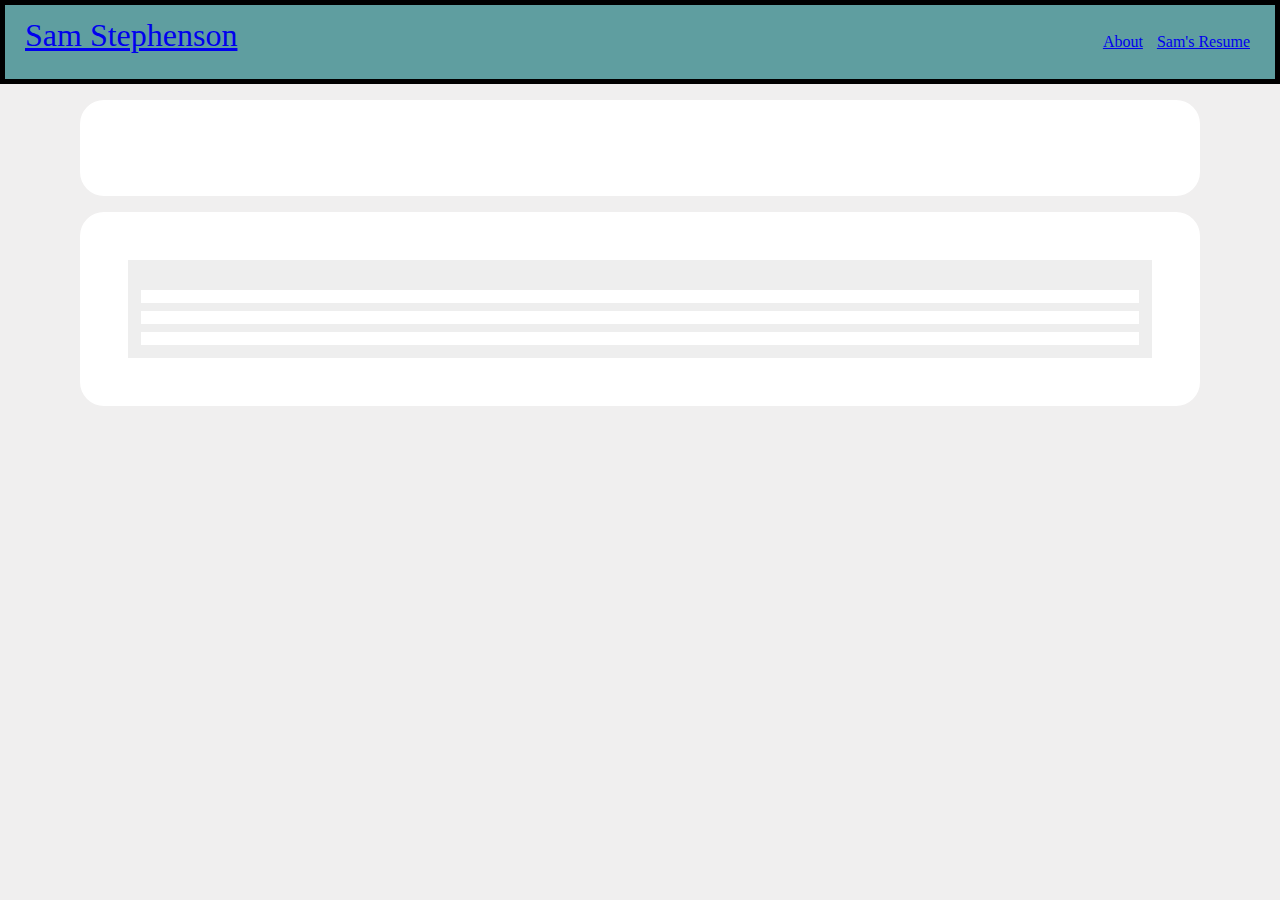
<file: index.html>
<!DOCTYPE html>
<html lang="en">
<head>
    <meta charset="UTF-8">
    <meta http-equiv="X-UA-Compatible" content="IE=edge">
    <meta name="viewport" content="width=device-width, initial-scale=1.0">
    <link href="https://fonts.googleapis.com/css2?family=Roboto&display=swap" rel="stylesheet">
    <title>Sam Stephenson</title>
    <link rel="stylesheet" href="styles.css">
</head>
<body>
  <nav class="container">
      <div class="left"><a href="./index.html">Sam Stephenson</a></div> 
      <div class="right"> 
        <ul class="socials">
          <li><a href="./about.html">About</a></li>
          <li class="sm"><a href="./cv.html">Sam's Resume</a></li>
        </ul>
      </div>
  </nav>
  <div class="page-top"></div>
  <div class="page-top">
    <article class="forecast">
      <h1></h1>
      <article class="day-forecast">
          <h2></h2>
          <p></p>
      </article>
      <article class="day-forecast">
          <h2></h2>
          <p></p>
      </article>
      <article class="day-forecast">
          <h2></h2>
          <p></p>
      </article>
  </article>
  
  </div>
</body>
<footer>
</footer>
</html>
</file>
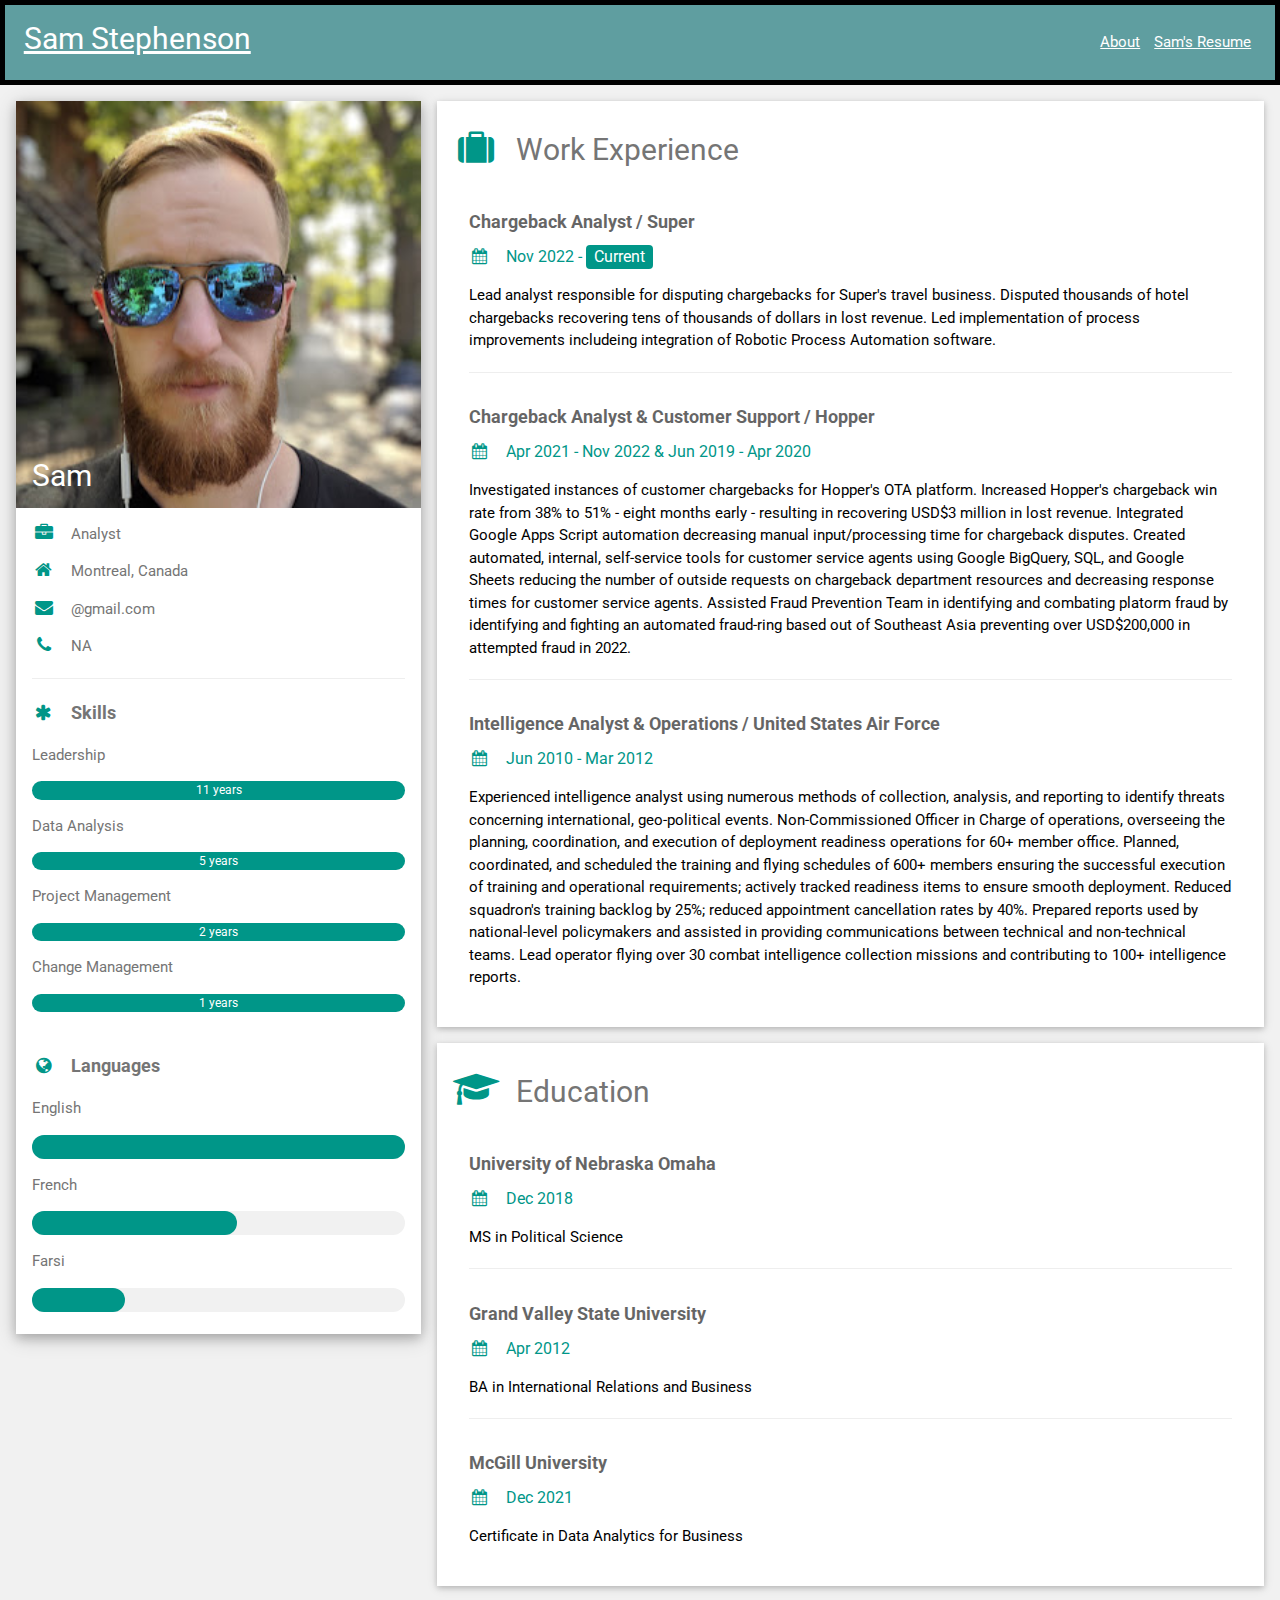
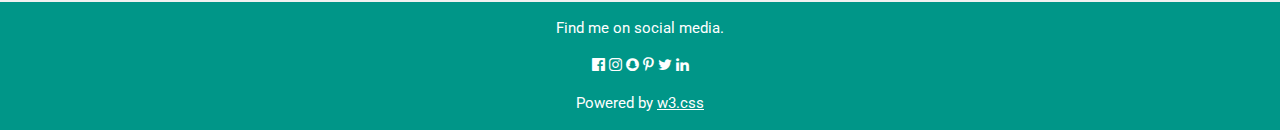
<file: cv.html>
<!DOCTYPE html>
<html>
<head>
<title>Sam Stephenson</title>
<meta charset="UTF-8">
<meta name="viewport" content="width=device-width, initial-scale=1">
<meta http-equiv="X-UA-Compatible" content="IE=edge">
<link rel="stylesheet" href="https://www.w3schools.com/w3css/4/w3.css">
<link rel='stylesheet' href='https://fonts.googleapis.com/css?family=Roboto'>
<link rel="stylesheet" href="https://cdnjs.cloudflare.com/ajax/libs/font-awesome/4.7.0/css/font-awesome.min.css">
<link href="https://fonts.googleapis.com/css2?family=Roboto&display=swap" rel="stylesheet">
<style>
html,body,h1,h2,h3,h4,h5,h6 {font-family: "Roboto", sans-serif}
</style>
</head>
<body class="w3-light-grey">
    <nav class="container">
        <link rel="stylesheet" href="cv.css">
        <div class="left"><a href="./index.html">Sam Stephenson</a></div>
        <div class="right"> 
            <ul class="socials">
                <li><a href="./about.html">About</a></li>
                <li class="sm"><a href="./cv.html">Sam's Resume</a></li>
              </ul>
        </div>
    </nav>
<!-- Page Container -->
<div class="w3-content w3-margin-top" style="max-width:1400px;">

  <!-- The Grid -->
  <div class="w3-row-padding">
  
    <!-- Left Column -->
    <div class="w3-third">
    
      <div class="w3-white w3-text-grey w3-card-4">
        <div class="w3-display-container">
          <img src="./images/sam.jpg" style="width:100%" alt="Avatar">
          <div class="w3-display-bottomleft w3-container w3-text-white">
            <h2>Sam</h2>
          </div>
        </div>
        <div class="w3-container">
          <p><i class="fa fa-briefcase fa-fw w3-margin-right w3-large w3-text-teal"></i>Analyst</p>
          <p><i class="fa fa-home fa-fw w3-margin-right w3-large w3-text-teal"></i>Montreal, Canada</p>
          <p><i class="fa fa-envelope fa-fw w3-margin-right w3-large w3-text-teal"></i>@gmail.com</p>
          <p><i class="fa fa-phone fa-fw w3-margin-right w3-large w3-text-teal"></i>NA</p>
          <hr>

          <p class="w3-large"><b><i class="fa fa-asterisk fa-fw w3-margin-right w3-text-teal"></i>Skills</b></p>
          <p>Leadership</p>
          <div class="w3-light-grey w3-round-xlarge w3-small">
            <div class="w3-container w3-center w3-round-xlarge w3-teal" style="width:100%">11 years</div>
          </div>
          <p>Data Analysis</p>
          <div class="w3-light-grey w3-round-xlarge w3-small">
            <div class="w3-container w3-center w3-round-xlarge w3-teal" style="width:100%">
              <div class="w3-center w3-text-white">5 years</div>
            </div>
          </div>
          <p>Project Management</p>
          <div class="w3-light-grey w3-round-xlarge w3-small">
            <div class="w3-container w3-center w3-round-xlarge w3-teal" style="width:100%">2 years</div>
          </div>
          <p>Change Management</p>
          <div class="w3-light-grey w3-round-xlarge w3-small">
            <div class="w3-container w3-center w3-round-xlarge w3-teal" style="width:100%">1 years</div>
          </div>
          <br>

          <p class="w3-large w3-text-theme"><b><i class="fa fa-globe fa-fw w3-margin-right w3-text-teal"></i>Languages</b></p>
          <p>English</p>
          <div class="w3-light-grey w3-round-xlarge">
            <div class="w3-round-xlarge w3-teal" style="height:24px;width:100%"></div>
          </div>
          <p>French</p>
          <div class="w3-light-grey w3-round-xlarge">
            <div class="w3-round-xlarge w3-teal" style="height:24px;width:55%"></div>
          </div>
          <p>Farsi</p>
          <div class="w3-light-grey w3-round-xlarge">
            <div class="w3-round-xlarge w3-teal" style="height:24px;width:25%"></div>
          </div>
          <br>
        </div>
      </div><br>

    <!-- End Left Column -->
    </div>

    <!-- Right Column -->
    <div class="w3-twothird">
    
      <div class="w3-container w3-card w3-white w3-margin-bottom">
        <h2 class="w3-text-grey w3-padding-16"><i class="fa fa-suitcase fa-fw w3-margin-right w3-xxlarge w3-text-teal"></i>Work Experience</h2>
        <div class="w3-container">
          <h5 class="w3-opacity"><b>Chargeback Analyst / Super</b></h5>
          <h6 class="w3-text-teal"><i class="fa fa-calendar fa-fw w3-margin-right"></i>Nov 2022 - <span class="w3-tag w3-teal w3-round">Current</span></h6>
          <p>Lead analyst responsible for disputing chargebacks for Super's travel business. Disputed thousands of hotel chargebacks recovering tens of thousands of dollars in lost revenue. Led implementation of process improvements includeing integration of Robotic Process Automation software.</p>
          <hr>
        </div>
        <div class="w3-container">
          <h5 class="w3-opacity"><b>Chargeback Analyst & Customer Support / Hopper</b></h5>
          <h6 class="w3-text-teal"><i class="fa fa-calendar fa-fw w3-margin-right"></i>Apr 2021 - Nov 2022 & Jun 2019 - Apr 2020</h6>
          <p>Investigated instances of customer chargebacks for Hopper's OTA platform. Increased Hopper's chargeback win rate from 38% to 51% - eight months early - resulting in recovering USD$3 million in lost revenue. Integrated Google Apps Script automation decreasing manual input/processing time for chargeback disputes. Created automated, internal, self-service tools for customer service agents using Google BigQuery, SQL, and Google Sheets reducing the number of outside requests on chargeback department resources and decreasing response times for customer service agents. Assisted Fraud Prevention Team in identifying and combating platorm fraud by identifying and fighting an automated fraud-ring based out of Southeast Asia preventing over USD$200,000 in attempted fraud in 2022.</p>
          <hr>
        </div>
        <div class="w3-container">
          <h5 class="w3-opacity"><b>Intelligence Analyst & Operations / United States Air Force</b></h5>
          <h6 class="w3-text-teal"><i class="fa fa-calendar fa-fw w3-margin-right"></i>Jun 2010 - Mar 2012</h6>
          <p>Experienced intelligence analyst using numerous methods of collection, analysis, and reporting to identify threats concerning international, geo-political events. Non-Commissioned Officer in Charge of operations, overseeing the planning, coordination, and execution of deployment readiness operations for 60+ member office. Planned, coordinated, and scheduled the training and flying schedules of 600+ members ensuring the successful execution of training and operational requirements; actively tracked readiness items to ensure smooth deployment. Reduced squadron's training backlog by 25%; reduced appointment cancellation rates by 40%. Prepared reports used by national-level policymakers and assisted in providing communications between technical and non-technical teams. Lead operator flying over 30 combat intelligence collection missions and contributing to 100+ intelligence reports.</p><br>
        </div>
      </div>

      <div class="w3-container w3-card w3-white">
        <h2 class="w3-text-grey w3-padding-16"><i class="fa  fa-graduation-cap fa-fw w3-margin-right w3-xxlarge w3-text-teal"></i>Education</h2>
        <div class="w3-container">
          <h5 class="w3-opacity"><b>University of Nebraska Omaha</b></h5>
          <h6 class="w3-text-teal"><i class="fa fa-calendar fa-fw w3-margin-right"></i>Dec 2018</h6>
          <p>MS in Political Science</p>
          <hr>
        </div>
        <div class="w3-container">
          <h5 class="w3-opacity"><b>Grand Valley State University</b></h5>
          <h6 class="w3-text-teal"><i class="fa fa-calendar fa-fw w3-margin-right"></i>Apr 2012</h6>
          <p>BA in International Relations and Business</p>
          <hr>
        </div>
        <div class="w3-container">
          <h5 class="w3-opacity"><b>McGill University</b></h5>
          <h6 class="w3-text-teal"><i class="fa fa-calendar fa-fw w3-margin-right"></i>Dec 2021</h6>
          <p>Certificate in Data Analytics for Business</p><br>
        </div>
      </div>

    <!-- End Right Column -->
    </div>
    
  <!-- End Grid -->
  </div>
  
  <!-- End Page Container -->
</div>

<footer class="w3-container w3-teal w3-center w3-margin-top">
  <p>Find me on social media.</p>
  <i class="fa fa-facebook-official w3-hover-opacity"></i>
  <i class="fa fa-instagram w3-hover-opacity"></i>
  <i class="fa fa-snapchat w3-hover-opacity"></i>
  <i class="fa fa-pinterest-p w3-hover-opacity"></i>
  <i class="fa fa-twitter w3-hover-opacity"></i>
  <i class="fa fa-linkedin w3-hover-opacity"></i>
  <p>Powered by <a href="https://www.w3schools.com/w3css/default.asp" target="_blank">w3.css</a></p>
</footer>

</body>
</html>
</file>
<file: styles.css>
body {
    margin: 0;
    padding: 0;
    background: rgb(240, 239, 239);
    font-family: "Roboto" sans-serif;
}

.page {
  background: #fff;
  width: 80%;
  padding: 3rem;
  margin: 1rem auto;
  border-radius: 1.5rem;
  display: grid;
  grid-template-columns: 1fr 3fr;
  height: auto;
}

.page-top {
  background: #fff;
  width: 80%;
  padding: 3rem;
  margin: 1rem auto;
  border-radius: 1.5rem;
  display: grid;
  grid-template-columns: 1fr;
  height: auto;
}


.container {
    background-color: #5f9ea0;
    color: White;
    padding: 0.75rem 1.25rem;
    display: grid;
    grid-template-columns: 1fr 1fr;
    border: 5px solid black;
    width: auto;
  }  

  .container .left {
    display: grid;
    justify-items: auto;
    align-items: left;
    font-size: 2rem;
  }

  .container .right {
    width: 100%;
    display: grid;
    justify-items: end;
  }
  .container .right .socials{
    list-style: none;
    display: inline-block;
  }

  li {
    display: inline-block;
    padding-left: 5px;
    padding-right: 5px;
  }
  
  .headshot {
    height: 200px;
    width: 175px;
    border-radius: 100%;
  }

  .contacts {
    max-width: 300px;
    border-right: 5px solid lightgray;
  }

  .cv div {
    grid-template-rows: 1fr 1fr 1fr;
    border-bottom: 5px solid lightgrey;
    margin: 5px;
    padding: 0;
  }

  .cv div h2 {
    font-style: italic;
  }

  .forecast {
    margin: 0;
    padding: .3rem;
    background-color: #eee;
    font: 1rem 'Fira Sans', sans-serif;
}

.forecast > h1,
.day-forecast {
    margin: .5rem;
    padding: .3rem;
    font-size: 1.2rem;
}

.day-forecast {
    background: right/contain content-box border-box no-repeat
        url('') white;
}

.day-forecast > h2,
.day-forecast > p {
    margin: .2rem;
    font-size: 1rem;
}
</file>
<file: cv.css>
body {
    margin: 0;
    padding: 0;
    background: rgb(240, 239, 239);
    font-family: "Roboto" sans-serif;
}

.page {
  background: #fff;
  width: 80%;
  padding: 3rem;
  margin: 1rem auto;
  border-radius: 1.5rem;
  display: grid;
  grid-template-columns: 1fr 3fr;
  height: auto;
}

.container {
    background-color: #5f9ea0;
    color: White;
    padding: 0.75rem 1.25rem;
    display: grid;
    grid-template-columns: 1fr 1fr;
    border: 5px solid black;
    width: auto;
  }  

  .container .left {
    display: grid;
    justify-items: auto;
    align-items: left;
    font-size: 2rem;
  }

  .container .right {
    width: 100%;
    display: grid;
    justify-items: end;
  }
  .container .right .socials{
    list-style: none;
    display: inline-block;
  }

  li {
    display: inline-block;
    padding-left: 5px;
    padding-right: 5px;
  }
  
  .headshot {
    height: 200px;
    width: 175px;
    border-radius: 100%;
  }

  .contacts {
    max-width: 300px;
    border-right: 5px solid lightgray;
  }

  .cv div {
    grid-template-rows: 1fr 1fr 1fr;
    border-bottom: 5px solid lightgrey;
    margin: 5px;
    padding: 0;
  }

  .cv div h2 {
    font-style: italic;
  }
</file>
